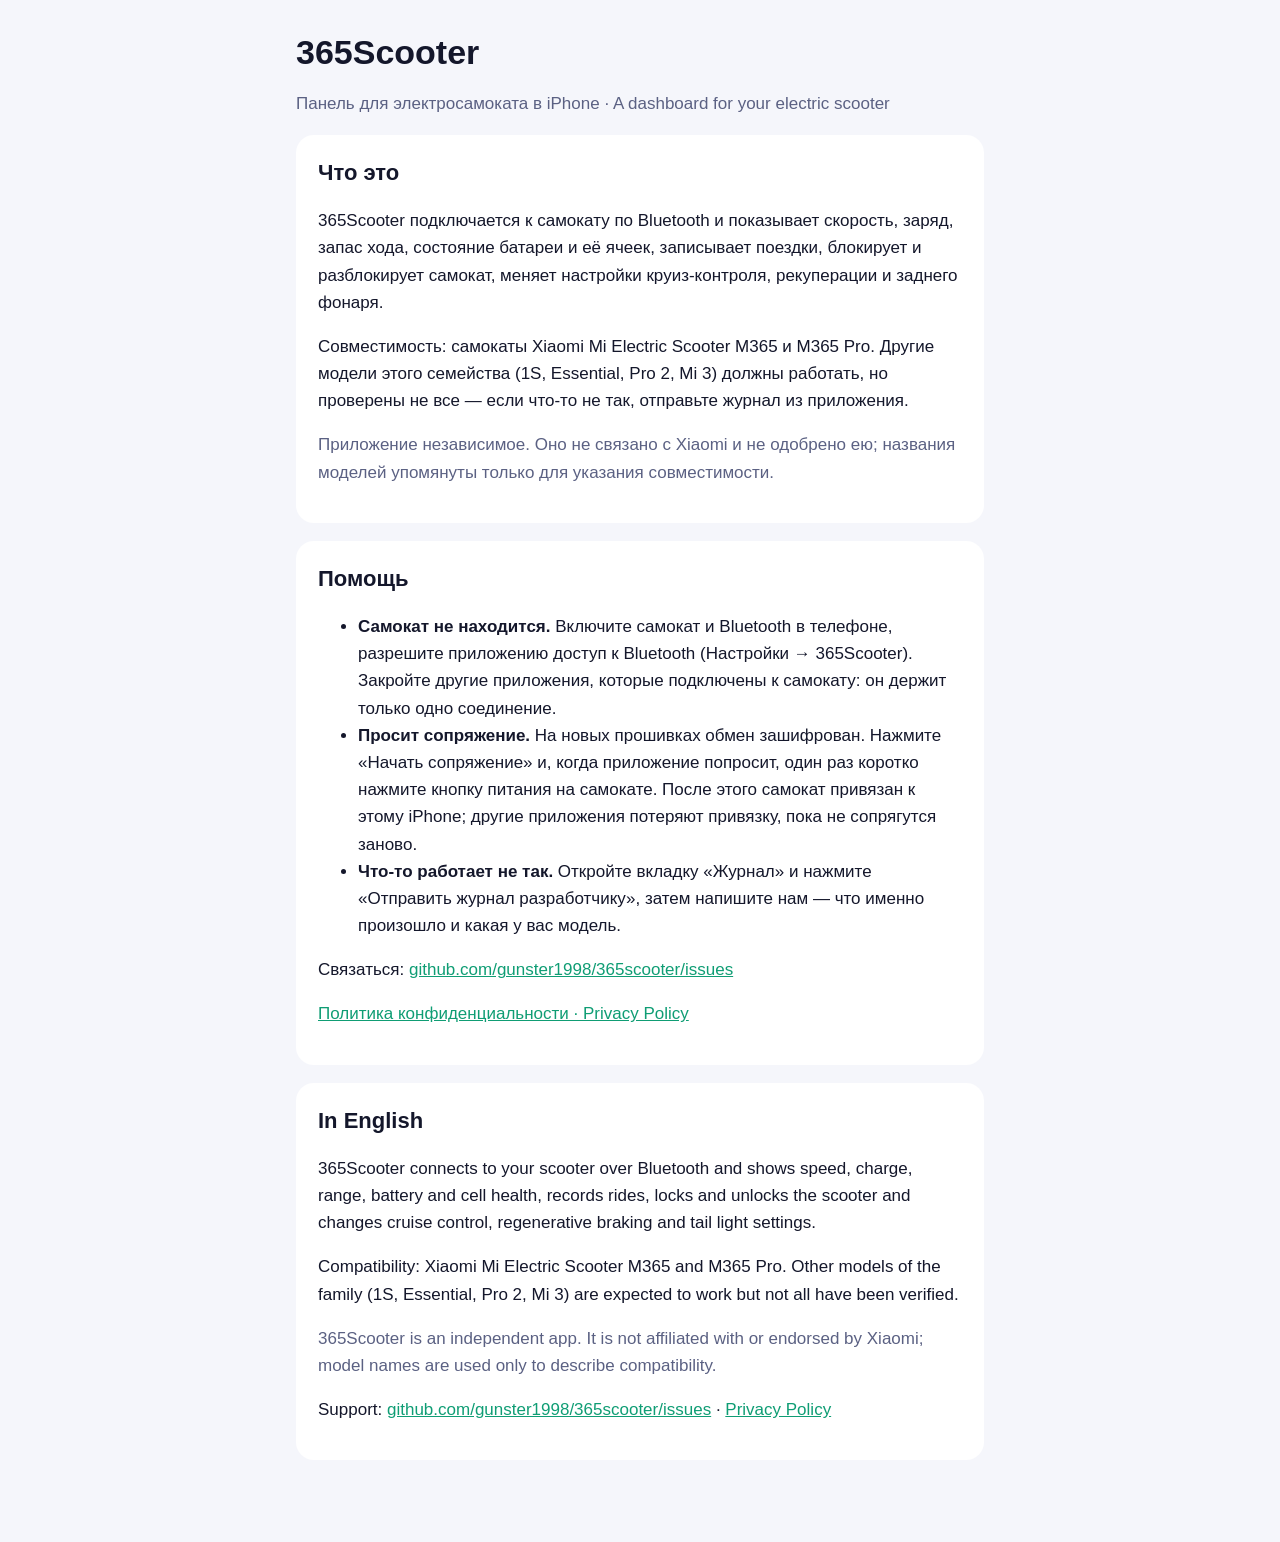
<file: index.html>
<!doctype html>
<html lang="ru">
<head>
<meta charset="utf-8">
<meta name="viewport" content="width=device-width, initial-scale=1">
<title>365Scooter</title>
<link rel="stylesheet" href="style.css">
</head>
<body>
<main>
<h1>365Scooter</h1>
<p class="muted">Панель для электросамоката в iPhone · A dashboard for your electric scooter</p>

<section>
<h2>Что это</h2>
<p>365Scooter подключается к самокату по Bluetooth и показывает скорость, заряд, запас хода, состояние батареи и её ячеек, записывает поездки, блокирует и разблокирует самокат, меняет настройки круиз-контроля, рекуперации и заднего фонаря.</p>
<p>Совместимость: самокаты Xiaomi Mi Electric Scooter M365 и M365 Pro. Другие модели этого семейства (1S, Essential, Pro 2, Mi 3) должны работать, но проверены не все — если что-то не так, отправьте журнал из приложения.</p>
<p class="muted">Приложение независимое. Оно не связано с Xiaomi и не одобрено ею; названия моделей упомянуты только для указания совместимости.</p>
</section>

<section>
<h2>Помощь</h2>
<ul>
<li><b>Самокат не находится.</b> Включите самокат и Bluetooth в телефоне, разрешите приложению доступ к Bluetooth (Настройки → 365Scooter). Закройте другие приложения, которые подключены к самокату: он держит только одно соединение.</li>
<li><b>Просит сопряжение.</b> На новых прошивках обмен зашифрован. Нажмите «Начать сопряжение» и, когда приложение попросит, один раз коротко нажмите кнопку питания на самокате. После этого самокат привязан к этому iPhone; другие приложения потеряют привязку, пока не сопрягутся заново.</li>
<li><b>Что-то работает не так.</b> Откройте вкладку «Журнал» и нажмите «Отправить журнал разработчику», затем напишите нам — что именно произошло и какая у вас модель.</li>
</ul>
<p>Связаться: <a href="https://github.com/gunster1998/365scooter/issues">github.com/gunster1998/365scooter/issues</a></p>
<p><a href="privacy.html">Политика конфиденциальности · Privacy Policy</a></p>
</section>

<section lang="en">
<h2>In English</h2>
<p>365Scooter connects to your scooter over Bluetooth and shows speed, charge, range, battery and cell health, records rides, locks and unlocks the scooter and changes cruise control, regenerative braking and tail light settings.</p>
<p>Compatibility: Xiaomi Mi Electric Scooter M365 and M365 Pro. Other models of the family (1S, Essential, Pro 2, Mi 3) are expected to work but not all have been verified.</p>
<p class="muted">365Scooter is an independent app. It is not affiliated with or endorsed by Xiaomi; model names are used only to describe compatibility.</p>
<p>Support: <a href="https://github.com/gunster1998/365scooter/issues">github.com/gunster1998/365scooter/issues</a> · <a href="privacy.html">Privacy Policy</a></p>
</section>
</main>
</body>
</html>
</file>
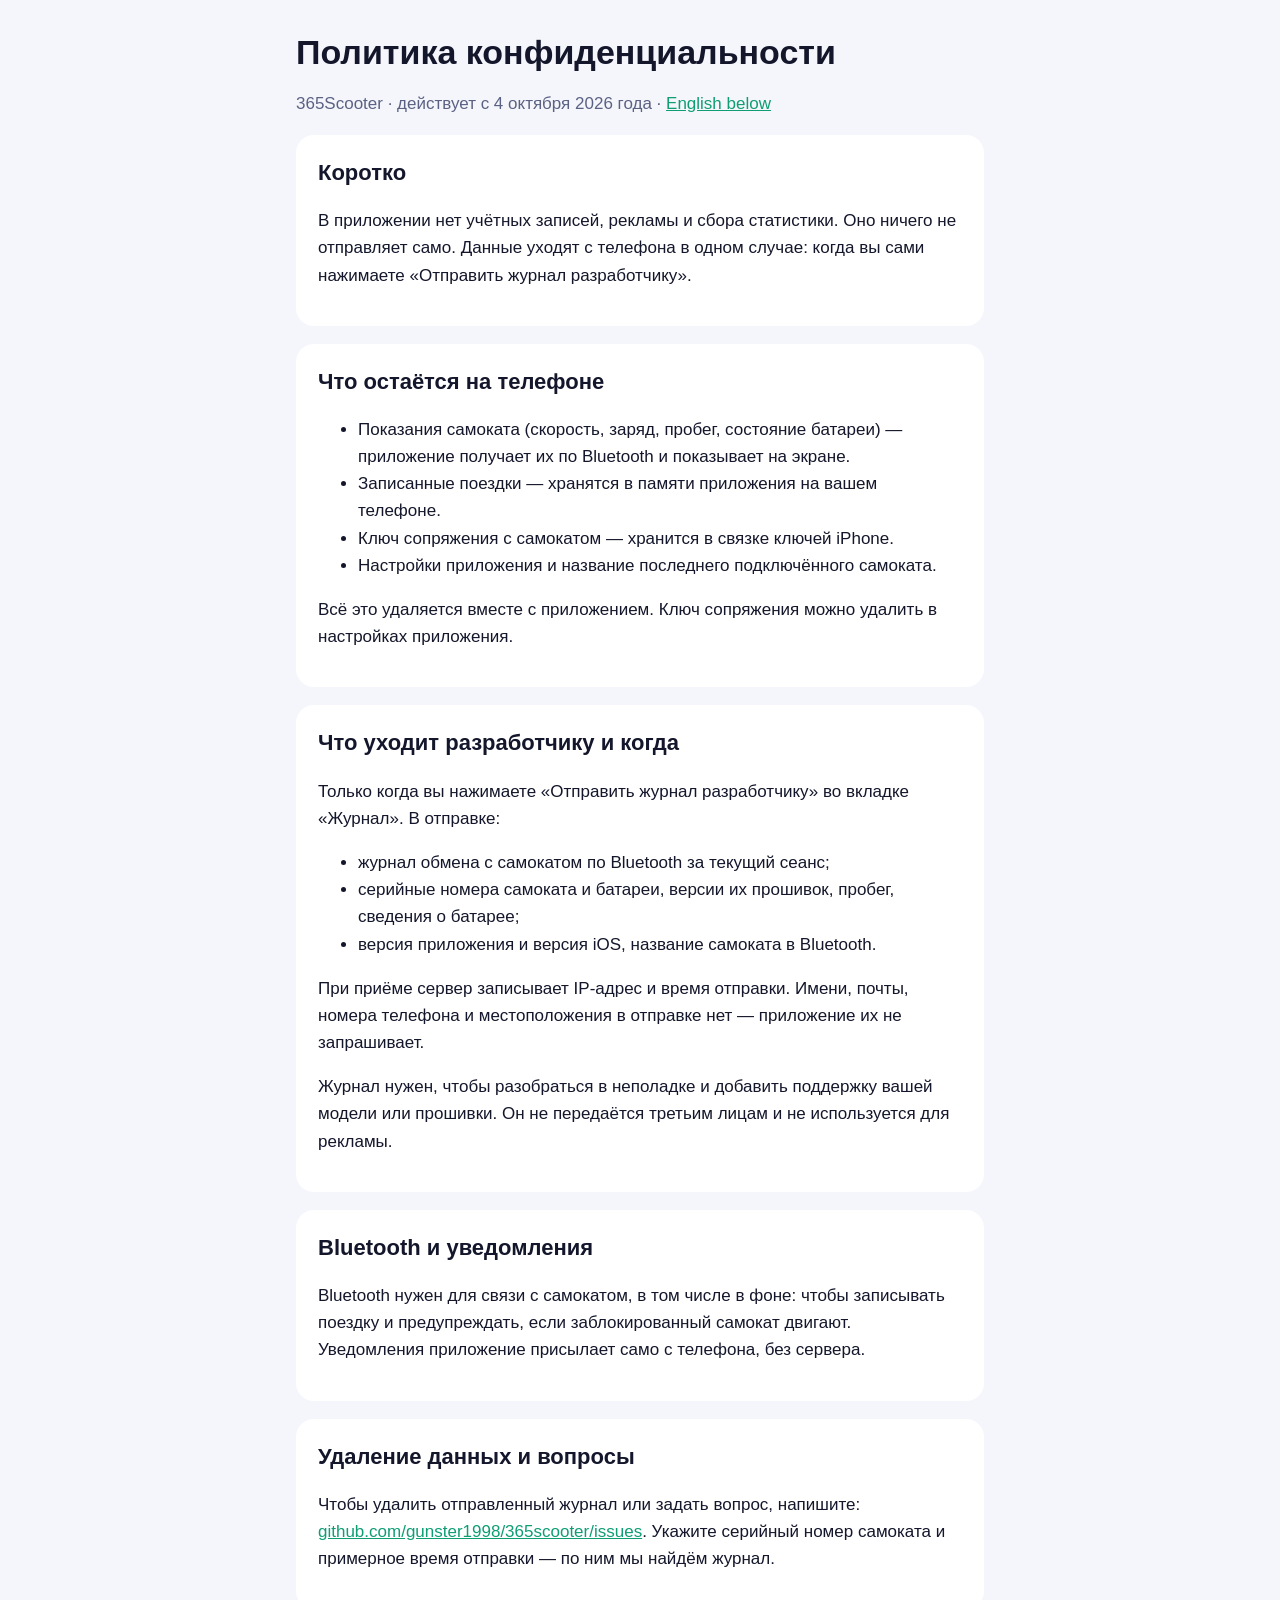
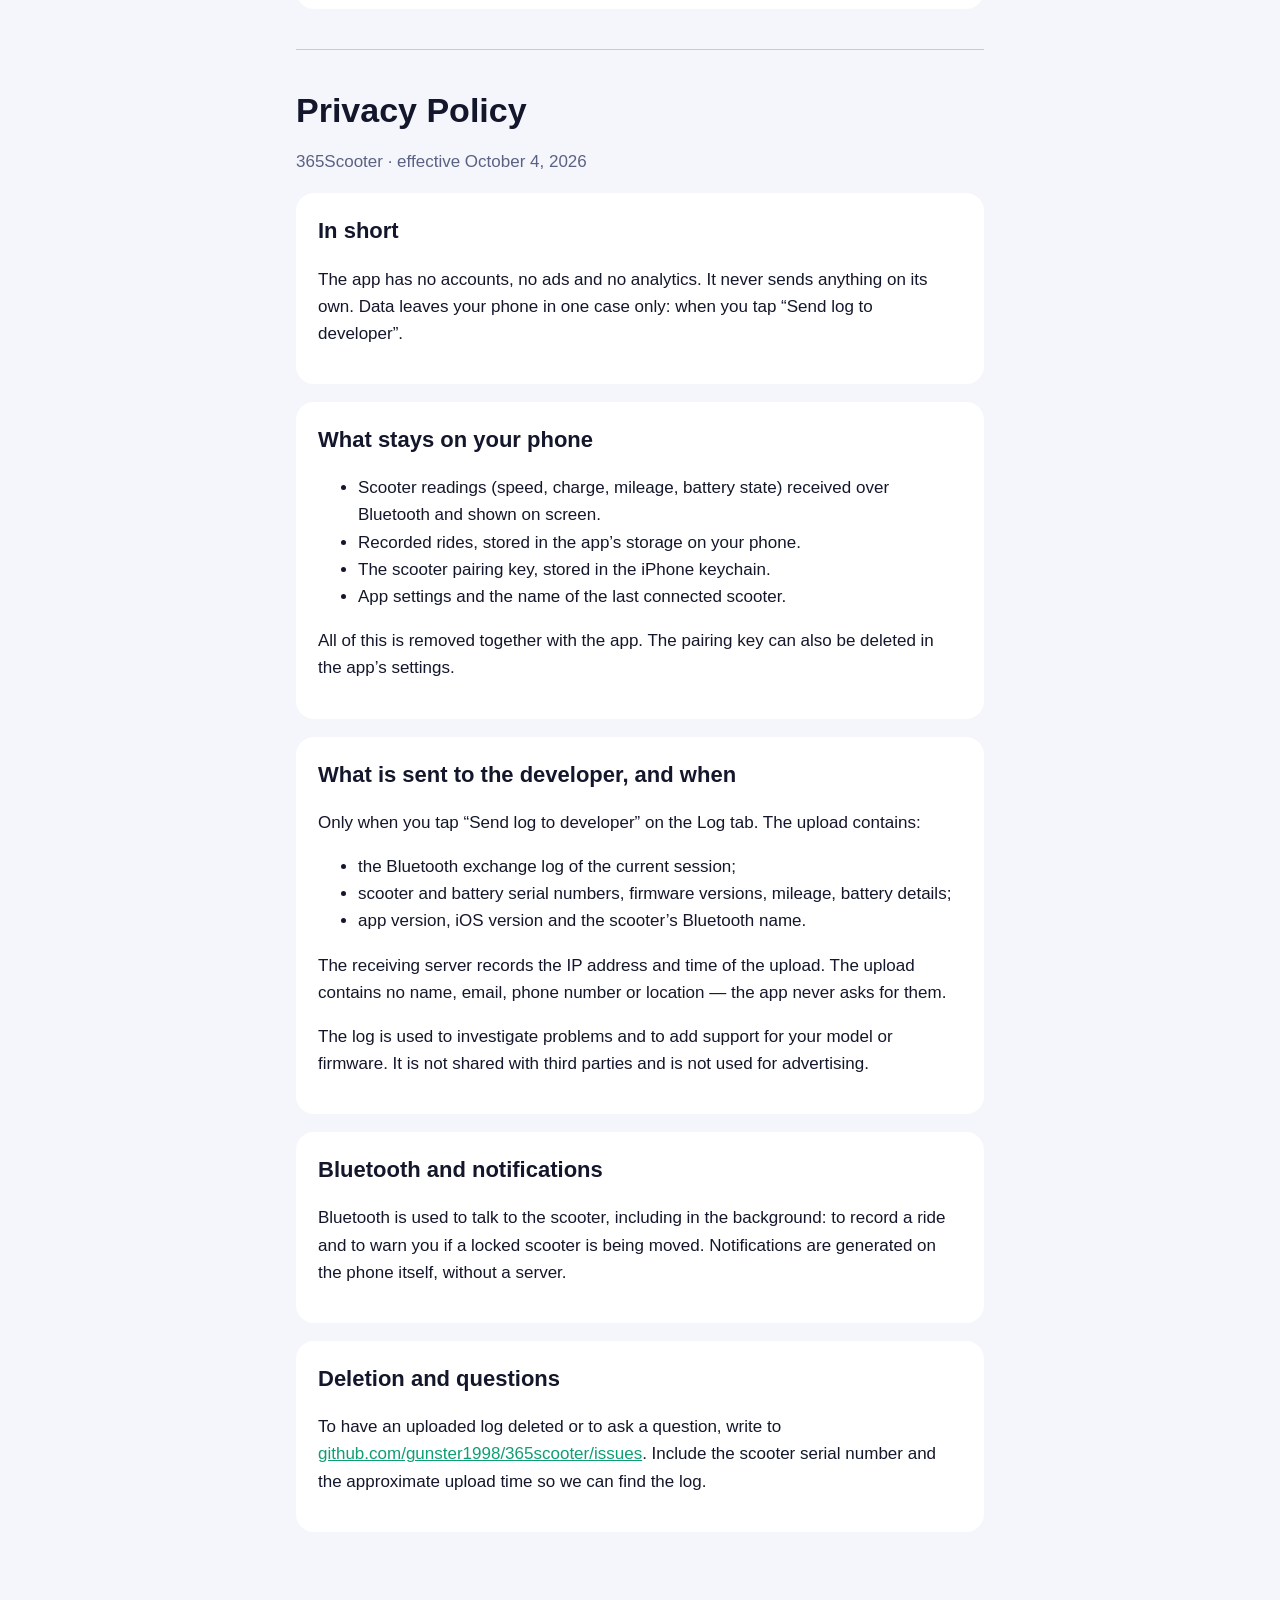
<file: privacy.html>
<!doctype html>
<html lang="ru">
<head>
<meta charset="utf-8">
<meta name="viewport" content="width=device-width, initial-scale=1">
<title>365Scooter — политика конфиденциальности</title>
<link rel="stylesheet" href="style.css">
</head>
<body>
<main>
<h1>Политика конфиденциальности</h1>
<p class="muted">365Scooter · действует с 4 октября 2026 года · <a href="#en">English below</a></p>

<section>
<h2>Коротко</h2>
<p>В приложении нет учётных записей, рекламы и сбора статистики. Оно ничего не отправляет само. Данные уходят с телефона в одном случае: когда вы сами нажимаете «Отправить журнал разработчику».</p>
</section>

<section>
<h2>Что остаётся на телефоне</h2>
<ul>
<li>Показания самоката (скорость, заряд, пробег, состояние батареи) — приложение получает их по Bluetooth и показывает на экране.</li>
<li>Записанные поездки — хранятся в памяти приложения на вашем телефоне.</li>
<li>Ключ сопряжения с самокатом — хранится в связке ключей iPhone.</li>
<li>Настройки приложения и название последнего подключённого самоката.</li>
</ul>
<p>Всё это удаляется вместе с приложением. Ключ сопряжения можно удалить в настройках приложения.</p>
</section>

<section>
<h2>Что уходит разработчику и когда</h2>
<p>Только когда вы нажимаете «Отправить журнал разработчику» во вкладке «Журнал». В отправке:</p>
<ul>
<li>журнал обмена с самокатом по Bluetooth за текущий сеанс;</li>
<li>серийные номера самоката и батареи, версии их прошивок, пробег, сведения о батарее;</li>
<li>версия приложения и версия iOS, название самоката в Bluetooth.</li>
</ul>
<p>При приёме сервер записывает IP-адрес и время отправки. Имени, почты, номера телефона и местоположения в отправке нет — приложение их не запрашивает.</p>
<p>Журнал нужен, чтобы разобраться в неполадке и добавить поддержку вашей модели или прошивки. Он не передаётся третьим лицам и не используется для рекламы.</p>
</section>

<section>
<h2>Bluetooth и уведомления</h2>
<p>Bluetooth нужен для связи с самокатом, в том числе в фоне: чтобы записывать поездку и предупреждать, если заблокированный самокат двигают. Уведомления приложение присылает само с телефона, без сервера.</p>
</section>

<section>
<h2>Удаление данных и вопросы</h2>
<p>Чтобы удалить отправленный журнал или задать вопрос, напишите: <a href="https://github.com/gunster1998/365scooter/issues">github.com/gunster1998/365scooter/issues</a>. Укажите серийный номер самоката и примерное время отправки — по ним мы найдём журнал.</p>
</section>

<hr>

<div id="en" lang="en">
<h1>Privacy Policy</h1>
<p class="muted">365Scooter · effective October 4, 2026</p>

<section>
<h2>In short</h2>
<p>The app has no accounts, no ads and no analytics. It never sends anything on its own. Data leaves your phone in one case only: when you tap “Send log to developer”.</p>
</section>

<section>
<h2>What stays on your phone</h2>
<ul>
<li>Scooter readings (speed, charge, mileage, battery state) received over Bluetooth and shown on screen.</li>
<li>Recorded rides, stored in the app’s storage on your phone.</li>
<li>The scooter pairing key, stored in the iPhone keychain.</li>
<li>App settings and the name of the last connected scooter.</li>
</ul>
<p>All of this is removed together with the app. The pairing key can also be deleted in the app’s settings.</p>
</section>

<section>
<h2>What is sent to the developer, and when</h2>
<p>Only when you tap “Send log to developer” on the Log tab. The upload contains:</p>
<ul>
<li>the Bluetooth exchange log of the current session;</li>
<li>scooter and battery serial numbers, firmware versions, mileage, battery details;</li>
<li>app version, iOS version and the scooter’s Bluetooth name.</li>
</ul>
<p>The receiving server records the IP address and time of the upload. The upload contains no name, email, phone number or location — the app never asks for them.</p>
<p>The log is used to investigate problems and to add support for your model or firmware. It is not shared with third parties and is not used for advertising.</p>
</section>

<section>
<h2>Bluetooth and notifications</h2>
<p>Bluetooth is used to talk to the scooter, including in the background: to record a ride and to warn you if a locked scooter is being moved. Notifications are generated on the phone itself, without a server.</p>
</section>

<section>
<h2>Deletion and questions</h2>
<p>To have an uploaded log deleted or to ask a question, write to <a href="https://github.com/gunster1998/365scooter/issues">github.com/gunster1998/365scooter/issues</a>. Include the scooter serial number and the approximate upload time so we can find the log.</p>
</section>
</div>
</main>
</body>
</html>
</file>
<file: style.css>
:root { color-scheme: light dark; --bg: #0d1024; --card: #1b2040; --text: #eef0fa; --muted: #a3a9c7; --accent: #5fe6b4; }
@media (prefers-color-scheme: light) { :root { --bg: #f5f6fb; --card: #ffffff; --text: #14172b; --muted: #5b6183; --accent: #0f9d74; } }
* { box-sizing: border-box; }
body { margin: 0; background: var(--bg); color: var(--text); font: 17px/1.6 -apple-system, BlinkMacSystemFont, "Segoe UI", Roboto, sans-serif; }
main { max-width: 720px; margin: 0 auto; padding: 32px 16px 64px; }
h1 { font-size: 34px; line-height: 1.2; margin: 0 0 8px; }
h2 { font-size: 22px; margin: 36px 0 8px; }
p, li { color: var(--text); }
.muted { color: var(--muted); }
a { color: var(--accent); }
section { background: var(--card); border-radius: 18px; padding: 20px 22px; margin: 18px 0; }
section h2 { margin-top: 0; }
hr { border: 0; border-top: 1px solid var(--muted); opacity: .3; margin: 40px 0; }
</file>
